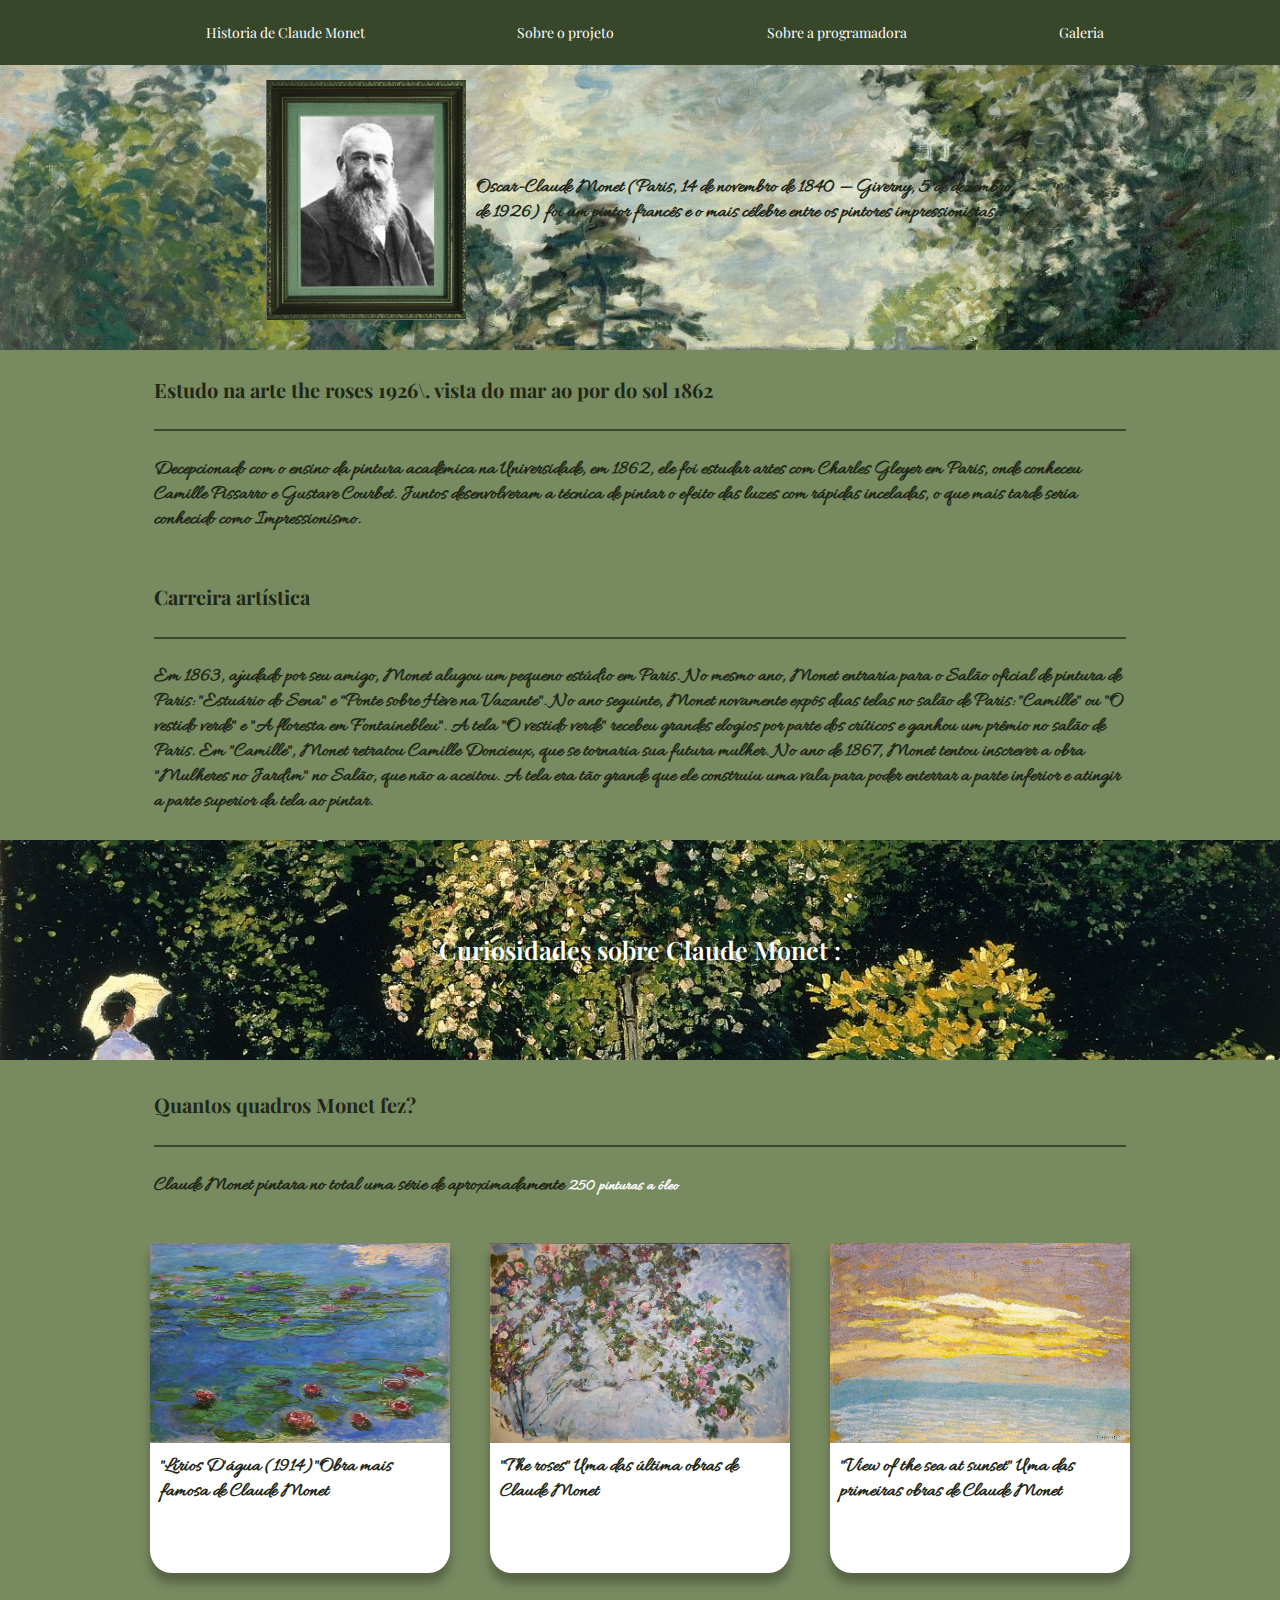
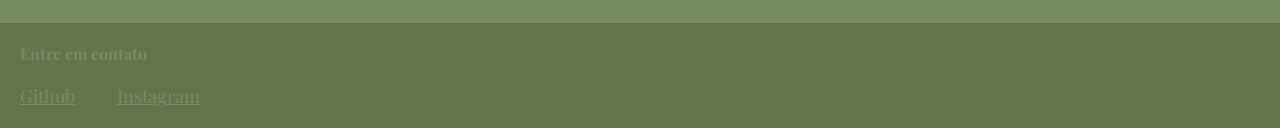
<file: historia.html>
<!DOCTYPE html>
<html lang="pt-br">
<head>
    <meta charset="UTF-8">
    <meta name="viewport" content="width=device-width, initial-scale=1.0">
    <title>Claude Monet:Sobre o projeto</title>
    <link rel="stylesheet" href="styles/style.css"/>
</head>
<body>
    <header class="header">
        <nav class="wrap-menu">
          <ul>
            <li>
            <a class="btnMenu btnMenu_open" href="#" ><img src="images/menu.hamburger.png" 
            alt="menu hamburguer aberto"></a>
            <ul id="menu" class="menu">

               <li class="btnMenu btnMenu_close">Sair</li>
               <li class="menu__item">
                <a class="menu__item__action" href="historia.html">Historia de Claude Monet</a>
               </li>
               <li class="menu__item">
                <a class="menu__item__action" href="projeto.html">Sobre o projeto</a>
               </li>
               <li class="menu__item">
                <a class="menu__item__action" href="programadora.html">Sobre a programadora</a>
               </li>
               <li class="menu__item">
                <a class="menu__item__action" href="index.html">Galeria</a>
               </li>
            </ul>   
            </li> 
        </nav>
    </header>
    
    <article class="card_fotografia">
       <img src="images/images.historia/fotografia.monet.png" alt="Foto em preto e branco de Claude Monet" 
       class="foto__monet">
       <p class="card_texto">Oscar-Claude Monet (Paris, 14 de novembro de 1840 — Giverny, 5 de dezembro de 1926) 
       foi um pintor francês e o mais célebre entre os pintores impressionistas.</p>
    </article>
    
    <article class="historia_monet">
        <h2 class="titulo_historia">Estudo na arte the roses 1926\. vista do mar ao por do sol 1862</h2>
        <div class="linha_escura"></div>

        <p class="texto_historia">Decepcionado com o ensino da pintura acadêmica na Universidade, em 1862,
         ele foi estudar artes com Charles Gleyer em Paris, onde conheceu Camille Pissarro e 
         Gustave Courbet. Juntos desenvolveram a técnica de pintar o efeito das luzes com rápidas 
         inceladas, o que mais tarde seria conhecido como Impressionismo.
        </p>
        <h2 class="titulo_historia">Carreira artística</h2>
        <div class="linha_escura"></div>
        <p class="texto_historia">Em 1863, ajudado por seu amigo, Monet alugou um pequeno estúdio em Paris. No mesmo ano, 
        Monet entraria para o Salão oficial de pintura de Paris: "Estuário do Sena" e "Ponte sobre 
        Hève na Vazante". No ano seguinte, Monet novamente expôs duas telas no salão de Paris: 
        "Camille" ou "O vestido verde" e "A floresta em Fontainebleu". A tela "O vestido verde" 
        recebeu grandes elogios por parte dos críticos e ganhou um prêmio no salão de Paris. Em 
        "Camille", Monet retratou Camille Doncieux, que se tornaria sua futura mulher. No ano de 
        1867, Monet tentou inscrever a obra "Mulheres no Jardim" no Salão, que não a aceitou. A 
        tela era tão grande que ele construiu uma vala para poder enterrar a parte inferior e atingir 
        a parte superior da tela ao pintar. 
        </p>
    </article>


    <section class="curiosidades">
    <h2 class="curiosidades_titulo">Curiosidades sobre Claude Monet :</h2>
    <h3 class="lirios-dagua-mobile titulo_historia">Qual foi a obra mais famosa de Monet?
    </h3>
    <details class="lirios-dagua-mobile">
       <summary class="lirios-dagua-mobile "><a class="a_texto_historia">Lírios D'água (1914) </a> </summary>
       <img class="lirios-dagua-mobile imagem_obra-mais-famosa" src="images/images.galeria/Monet.obra.Red-Water-Lilies-1908.jpg">
    </details>
    <img>
    <h3 class="titulo_historia">Quantos quadros Monet fez?
    </h3>
    <div class="linha_escura"></div>
    <p class="texto_historia">Claude Monet pintara no total uma série de aproximadamente <strong>250 pinturas a óleo</strong></p>

      <section class="secao_2obras">
        <div class="obras2">
           <img class="primeira_ultima_obra" src="images/images.historia/the.roses.png"> 
           <p class=" descricao_obra">"The roses" Uma das última obras de Claude Monet</p>
        </div>
        <div class="obras2">
           <img class="primeira_ultima_obra" src="images/images.historia/view.at.sea.jpg">
           <p class="descricao_obra">"View of the sea at sunset" Uma das primeiras obras de Claude Monet</p>

        </div>
    </section>



    <section class="secao_3obras_1024px">

        <div class="obras3_1024px">
            <img class="imagem_1024px" src="images/images.galeria/Monet.obra.Red-Water-Lilies-1908.jpg">
            <p class="texto_1024px">"Lírios D'água (1914)"Obra mais famosa de Claude Monet</p>
        </div>
        <div class="obras3_1024px">
           <img class="imagem_1024px" src="images/images.historia/the.roses.png"> 
           <p class="texto_1024px">"The roses" Uma das última obras de Claude Monet</p>
        </div>
        <div class="obras3_1024px">
           <img class="imagem_1024px" src="images/images.historia/view.at.sea.jpg">
           <p class="texto_1024px">"View of the sea at sunset" Uma das primeiras obras de Claude Monet</p>
        </div>

    </section>

    </section>
    <footer >
        <h4 class="entre_em_contato">Entre em contato</h4>
        <a class="github" href="https://github.com/Giovanna-Maia-Haag" target="_blank">Github</a>
        <a class="instagram" href="https://instagram.com/giovanna_maia_haag" target="_blank">Instagram</a>
     </footer>
    <script src="btnMenu.js"></script>
</body>
</html>
</file>
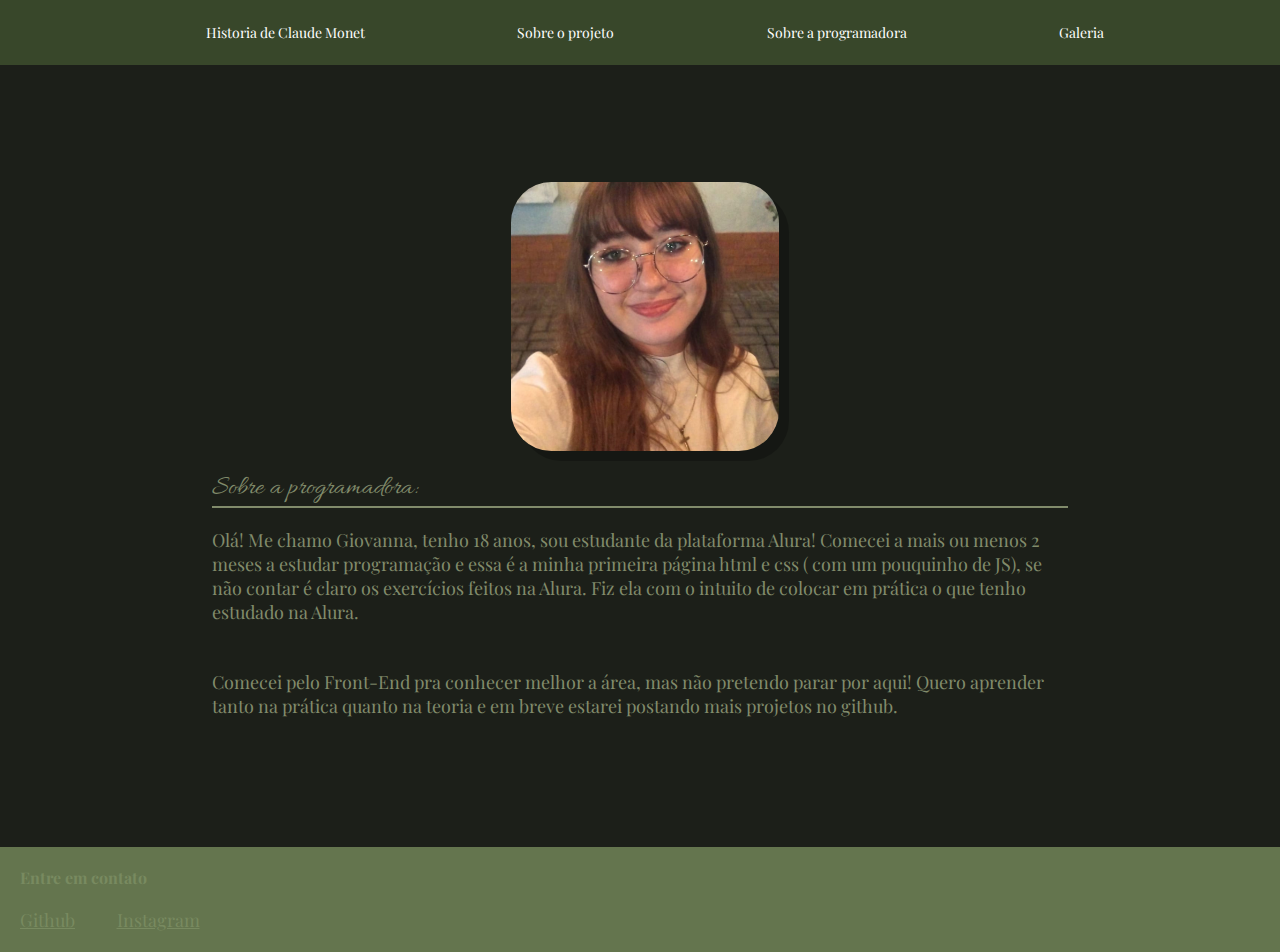
<file: programadora.html>
<!DOCTYPE html>
<html lang="pt-br">
<head>
    <meta charset="UTF-8">
    <meta name="viewport" content="width=device-width, initial-scale=1.0">
    <title>Claude Monet:Projeto-página</title>
    <link rel="stylesheet" href="styles/style.css"/>
    
</head>
<body>
    <header class="header">
        <nav class="wrap-menu">
          <ul>
            <li>
            <a class="btnMenu btnMenu_open" href="#" ><img src="images/menu.hamburger.png" 
            alt="menu hamburguer aberto"></a>
            <ul id="menu" class="menu">

               <li class="btnMenu btnMenu_close">Sair</li>
               <li class="menu__item">
                <a class="menu__item__action" href="historia.html">Historia de Claude Monet</a>
               </li>
               <li class="menu__item">
                <a class="menu__item__action" href="projeto.html">Sobre o projeto</a>
               </li>
               <li class="menu__item">
                <a class="menu__item__action" href="programadora.html">Sobre a programadora</a>
               </li>
               <li class="menu__item">
                <a class="menu__item__action" href="index.html">Galeria</a>
               </li>
            </ul>   
            </li> 
        </nav>
    </header>
    
    <main class="sessao_principal_programadora">
    <section class="section_programadora">
        <div class="sessao_programadora_foto">
        <img class="programadora_foto" src="images/programadora-foto.png">
        </div>
        <h2 class="titulo_programadora">Sobre a programadora:</h2>
        <div class="linha_clara"></div>
        <p class="texto_programadora">Olá! Me chamo Giovanna, tenho 18 anos, sou estudante da plataforma Alura! 
            Comecei a mais ou menos 2 meses a estudar programação e essa é a minha primeira página html 
            e css ( com um pouquinho de JS), se não contar é claro os exercícios feitos na Alura. Fiz ela com o intuito de colocar em prática o que tenho estudado na Alura.</p>
        <br>
        <p class="texto_programadora">Comecei pelo Front-End pra conhecer melhor a área, mas não pretendo parar por aqui! 
            Quero aprender tanto na prática quanto na teoria e em breve estarei postando mais projetos no github.
        </p>
        <br>
        
    </section>
    </main>
    <footer >
        <h4 class="entre_em_contato">Entre em contato</h4>
        <a class="github" href="https://github.com/Giovanna-Maia-Haag" target="_blank">Github</a>
        <a class="instagram" href="https://instagram.com/giovanna_maia_haag" target="_blank">Instagram</a>
       </footer>
      <script src="btnMenu.js"></script>
</body>
</html>
</file>
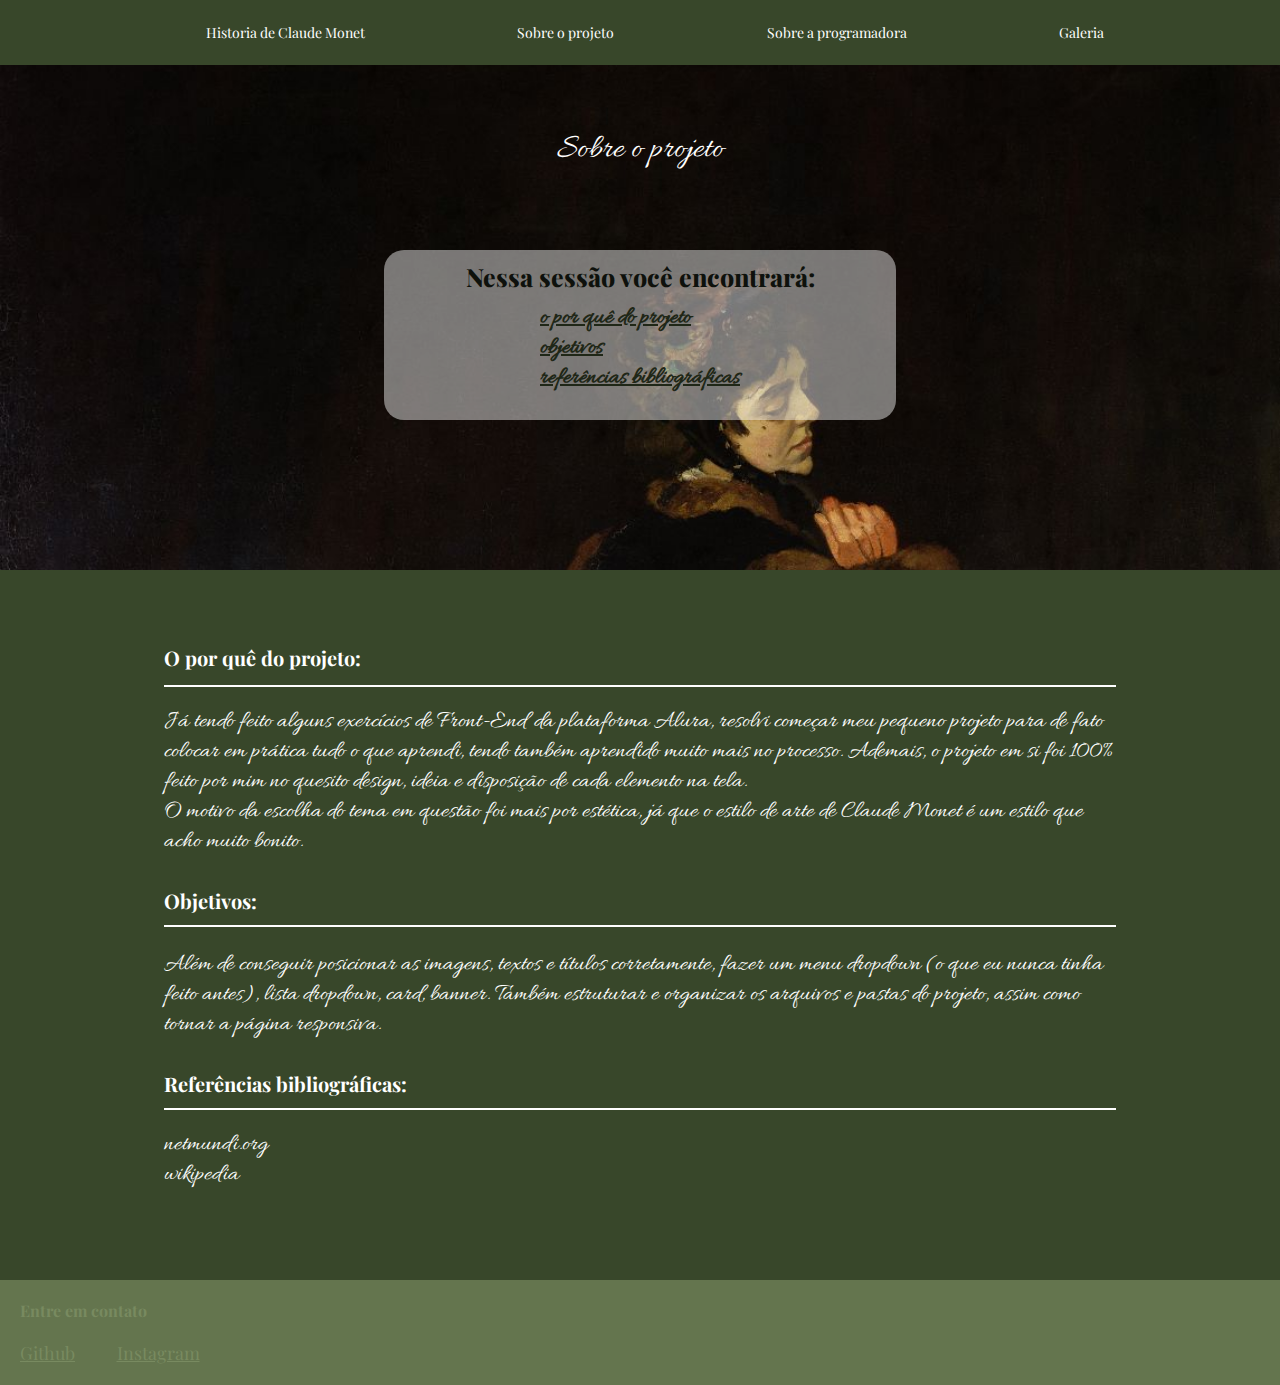
<file: projeto.html>
<!DOCTYPE html>
<html lang="pt-br">
<head>
    <meta charset="UTF-8">
    <meta name="viewport" content="width=device-width, initial-scale=1.0">
    <title>Claude Monet:Projeto-página</title>
    <link rel="stylesheet" href="styles/style.css"/>
    
</head>
<body>
    <!-- MENU -->
    <header class="header">
        <nav class="wrap-menu">
          <ul>
            <li>
            <a class="btnMenu btnMenu_open" href="#" ><img src="images/menu.hamburger.png" 
            alt="menu hamburguer aberto"></a>
            <ul id="menu" class="menu">

               <li class="btnMenu btnMenu_close">Sair</li>
               <li class="menu__item">
                <a class="menu__item__action" href="historia.html">Historia de Claude Monet</a>
               </li>
               <li class="menu__item">
                <a class="menu__item__action" href="projeto.html">Sobre o projeto</a>
               </li>
               <li class="menu__item">
                <a class="menu__item__action" href="programadora.html">Sobre a programadora</a>
               </li>
               <li class="menu__item">
                <a class="menu__item__action" href="index.html">Galeria</a>
               </li>
            </ul>   
            </li> 
        </nav>
    </header>
       <!-- BANNER E SUMARIO -->
       <nav class="sumario">
           <h2 class="projeto_titulo">Sobre o projeto</h2>
           <div class="card_sumario">
           <h3 class="titulo_sumario">Nessa sessão você encontrará:</h3>
           <ul>
              <li class="lista_item">
                 <a class="sumario_item" href="#por_que">o por quê do projeto</a>
              </li>
              <li class="lista_item">
                 <a class="sumario_item" href="#objetivos">objetivos</a>
              </li>
              <li class="lista_item">
                 <a class="sumario_item" href="#referencias">referências bibliográficas</a> 
              </li> 
           </ul>
           </div>
       </nav>
       <main>
        <!-- TEXTO -->
           <h2 id="por_que" class="titulo_projeto">O por quê do projeto:</h2>
           <div  class="linha_escura"></div>
           <div class="linha_branca"></div>
           <p  class="texto_projeto"> Já tendo feito alguns exercícios de Front-End da plataforma Alura, resolvi 
           começar meu pequeno projeto para de fato colocar em prática tudo o que aprendi, tendo também 
           aprendido muito mais no processo. Ademais, o projeto em si foi 100% feito por mim no quesito design, 
           ideia e disposição de cada elemento na tela. 
           <br>
           O motivo da escolha do tema em questão foi mais por estética, já que o estilo de arte de Claude Monet
           é um estilo que acho muito bonito.
           </p>

           <h2 id="objetivos" class="titulo_projeto">Objetivos:</h2>
           <div class="linha_branca"></div>
           <div class="linha_escura"></div>
           <p class="texto_projeto"> Além de conseguir posicionar as imagens, textos e títulos corretamente, 
            fazer um menu dropdown (o que eu nunca tinha feito antes), lista dropdown, card, banner. Também 
            estruturar e organizar os arquivos e pastas do projeto, assim como tornar a página responsiva.
           </p>
           <h2 id="referencias" class="titulo_projeto">Referências bibliográficas:</h2>
           <div class="linha_branca"></div>
           <p class="texto_projeto">netmundi.org <br>
           wikipedia</p>
           <br>
       </main>
       <!-- FOOTER -->
     <footer >
      <h4 class="entre_em_contato">Entre em contato</h4>
      <a class="github" href="https://github.com/Giovanna-Maia-Haag" target="_blank">Github</a>
      <a class="instagram" href="https://instagram.com/giovanna_maia_haag" target="_blank">Instagram</a>
     </footer>
    <script src="btnMenu.js"></script>
</body>
</html>
</file>
<file: styles/style.css>
@import url("..//styles/header-banner.css");
@import url("..//styles/introducao.css");
@import url("..//styles/galeria.css");
@import url("..//styles/historia.css");
@import url("..//styles/projeto.css");
@import url("..//styles/footer.css");
@import url("..//styles/programadora.css");

/*Fonts*/
@import url('https://fonts.googleapis.com/css2?family=Playfair+Display:ital,wght@0,400..900;1,400..900&display=swap');
@import url('https://fonts.googleapis.com/css2?family=Allura&display=swap');

:root {
   --fonte-secundaria:"Playfair Display";
   --branco:#fff;
   --fonte-principal:"Allura";
   --cor-menu-e-footer:rgb(56,71,42);
}
* {margin: 0;
   padding: 0;
   font-size:62.5%; /* 10 px = 1 rem */
}

body {
   background-color: rgb(100, 117, 78);
}
::marker {
   font-size: 0;
}
</file>
